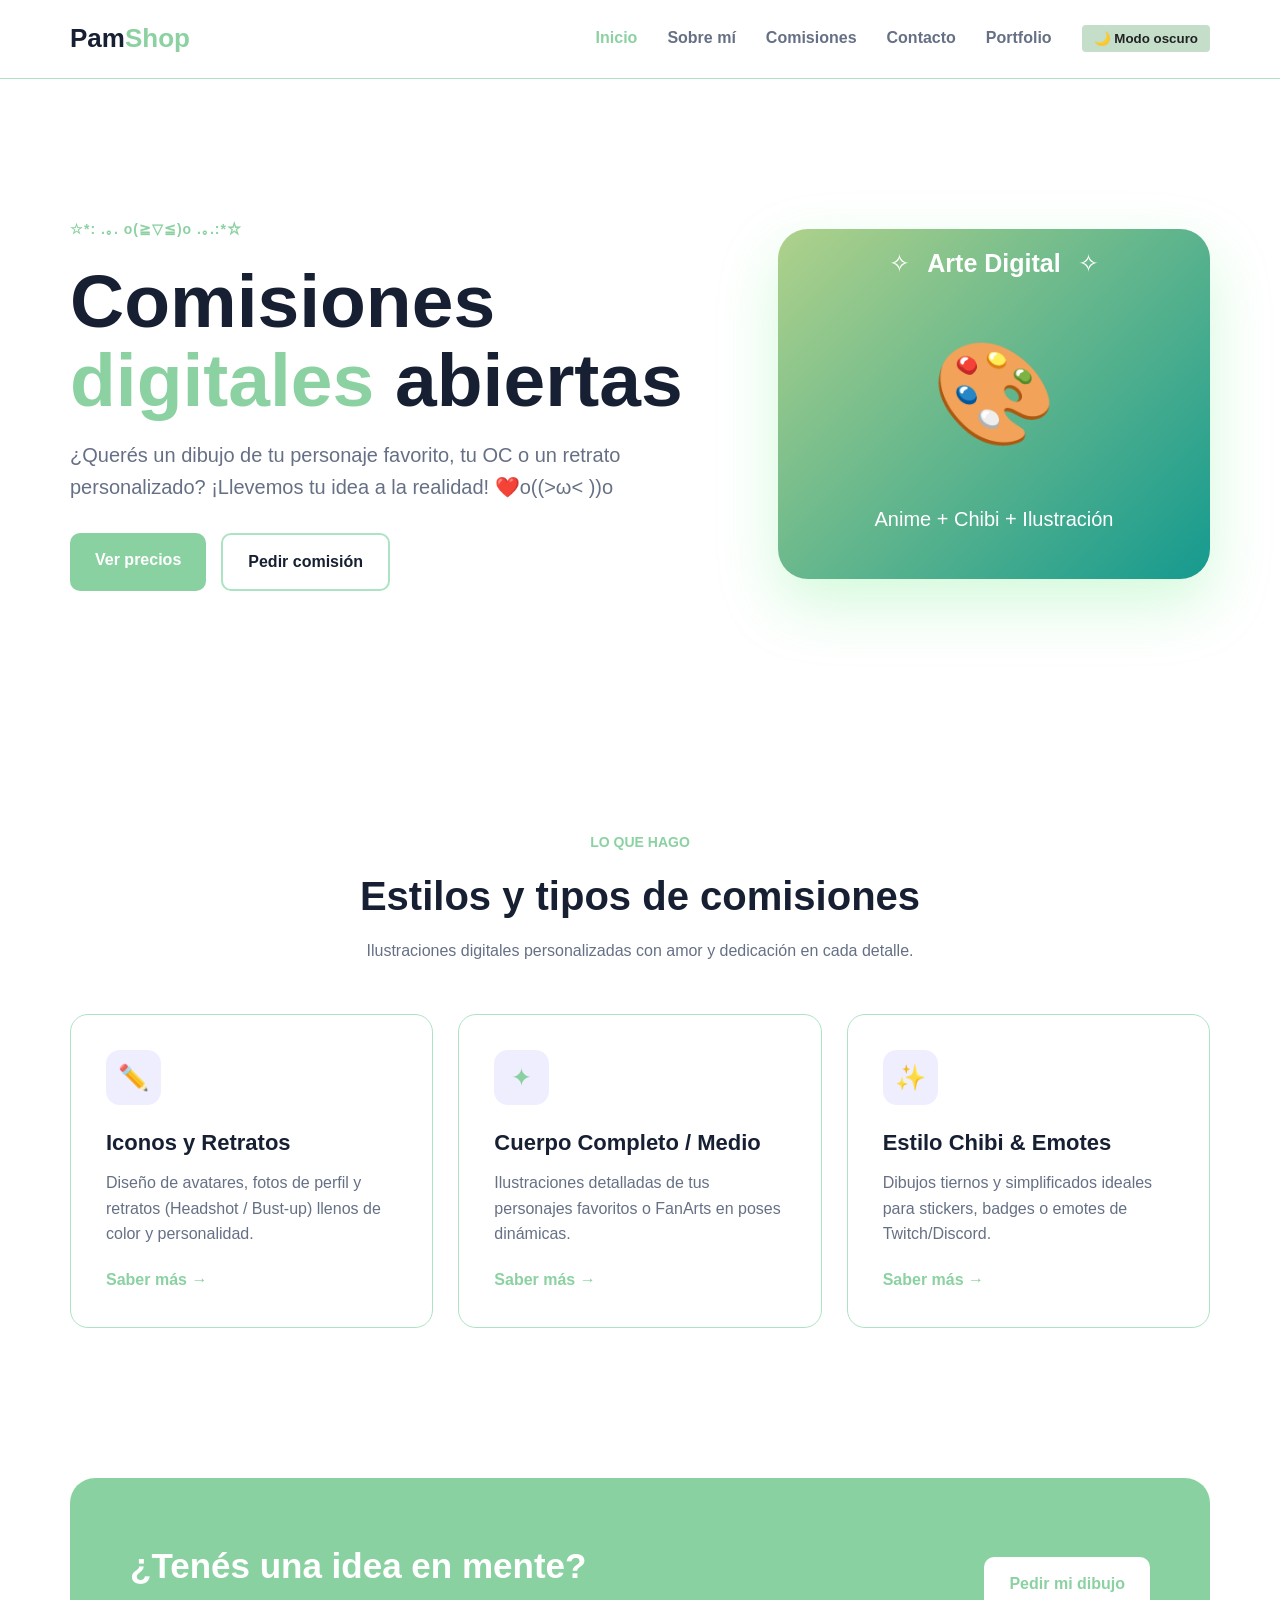
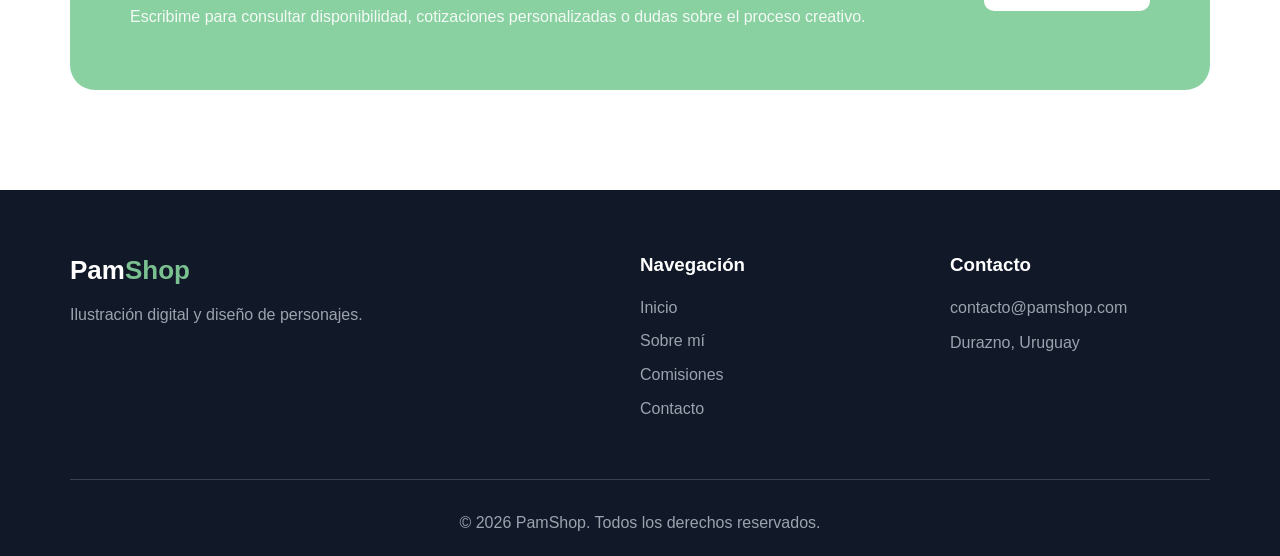
<file: index.html>
<!DOCTYPE html>
<html lang="es">

<head>
    <meta charset="UTF-8">
    <meta name="viewport" content="width=device-width, initial-scale=1.0">

    <meta name="description"
          content="Sitio web de Pam - Ilustración digital y comisiones de arte">

    <title>Pam (❁´◡`❁) Shop | Inicio</title>

    <link rel="stylesheet" href="css/styles.css">
    <link rel="icon" type="image/webp" href="assets/favicon.webp">

</head>

<body>

    <!-- ================= HEADER ================= -->

    <header class="header">

        <nav class="navbar">

            <a href="index.html" class="logo">
                Pam<span>Shop</span>
            </a>

            <button class="menu-btn" id="menuBtn">
                ☰
            </button>

            <ul class="menu" id="menu">

                <li>
                    <a href="index.html" class="activo">
                        Inicio
                    </a>
                </li>

                <li>
                    <a href="nosotros.html">
                        Sobre mí
                    </a>
                </li>

                <li>
                    <a href="servicios.html">
                        Comisiones
                    </a>
                </li>

                <li>
                    <a href="contacto.html">
                        Contacto
                    </a>
                </li>

                <li>
                    <a href="portfolio.html">
                        Portfolio
                    </a>
                </li>

                <li>
                     <button onclick="myFunction()">🌙 Modo oscuro</button>
                </li>

            </ul>

        </nav>

    </header>


    <!-- ================= HERO ================= -->

    <main>

        <section class="hero">

            <div class="hero-contenido">

                <span class="etiqueta">
                    ☆*: .｡. o(≧▽≦)o .｡.:*☆
                </span>

                <h1>
                    Comisiones
                    <span>digitales</span>
                    abiertas
                </h1>

                <p>
                    ¿Querés un dibujo de tu personaje favorito, tu OC o un retrato personalizado? ¡Llevemos tu idea a la realidad! ❤️o((>ω< ))o
                </p>

                <div class="hero-botones">

                    <a href="servicios.html" class="btn btn-principal">
                        Ver precios
                    </a>

                    <a href="contacto.html" class="btn btn-secundario">
                        Pedir comisión
                    </a>

                </div>

            </div>

            <div class="hero-card">

                <div class="codigo">
                    <span>✧</span>
                    <strong>Arte Digital</strong>
                    <span>✧</span>
                </div>

                <div class="hero-icon">
                    🎨
                </div>

                <p>
                    Anime + Chibi + Ilustración
                </p>

            </div>

        </section>


        <!-- ================= SERVICIOS DESTACADOS ================= -->

        <section class="seccion">

            <div class="titulo-seccion">

                <span>LO QUE HAGO</span>

                <h2>
                    Estilos y tipos de comisiones
                </h2>

                <p>
                    Ilustraciones digitales personalizadas con amor y dedicación en cada detalle.
                </p>

            </div>


            <div class="tarjetas">

                <article class="tarjeta">

                    <div class="icono">
                        ✏️
                    </div>

                    <h3>
                        Iconos y Retratos
                    </h3>

                    <p>
                        Diseño de avatares, fotos de perfil y retratos (Headshot / Bust-up) llenos de color y personalidad.
                    </p>

                    <a href="servicios.html">
                        Saber más →
                    </a>

                </article>


                <article class="tarjeta">

                    <div class="icono">
                        ✦
                    </div>

                    <h3>
                        Cuerpo Completo / Medio
                    </h3>

                    <p>
                        Ilustraciones detalladas de tus personajes favoritos o FanArts en poses dinámicas.
                    </p>

                    <a href="servicios.html">
                        Saber más →
                    </a>

                </article>


                <article class="tarjeta">

                    <div class="icono">
                        ✨
                    </div>

                    <h3>
                        Estilo Chibi & Emotes
                    </h3>

                    <p>
                        Dibujos tiernos y simplificados ideales para stickers, badges o emotes de Twitch/Discord.
                    </p>

                    <a href="servicios.html">
                        Saber más →
                    </a>

                </article>

            </div>

        </section>


        <!-- ================= CTA ================= -->

        <section class="cta">

            <div>

                <h2>
                    ¿Tenés una idea en mente?
                </h2>

                <p>
                    Escribime para consultar disponibilidad, cotizaciones personalizadas o dudas sobre el proceso creativo.
                </p>

            </div>

            <a href="contacto.html" class="btn btn-blanco">
                Pedir mi dibujo
            </a>

        </section>

    </main>


    <!-- ================= FOOTER ================= -->

    <footer class="footer">

        <div class="footer-contenido">

            <div>

                <a href="index.html" class="logo">
                    Pam<span>Shop</span>
                </a>

                <p>
                    Ilustración digital y diseño de personajes.
                </p>

            </div>


            <div>

                <h3>
                    Navegación
                </h3>

                <a href="index.html">Inicio</a>
                <a href="nosotros.html">Sobre mí</a>
                <a href="servicios.html">Comisiones</a>
                <a href="contacto.html">Contacto</a>

            </div>


            <div>

                <h3>
                    Contacto
                </h3>

                <p>
                    contacto@pamshop.com
                </p>

                <p>
                    Durazno, Uruguay
                </p>

            </div>

        </div>


        <div class="copyright">

            <p>
                © 2026 PamShop. Todos los derechos reservados.
            </p>

        </div>

    </footer>


    <script src="js/script.js"></script>

</body>

</html>
</file>
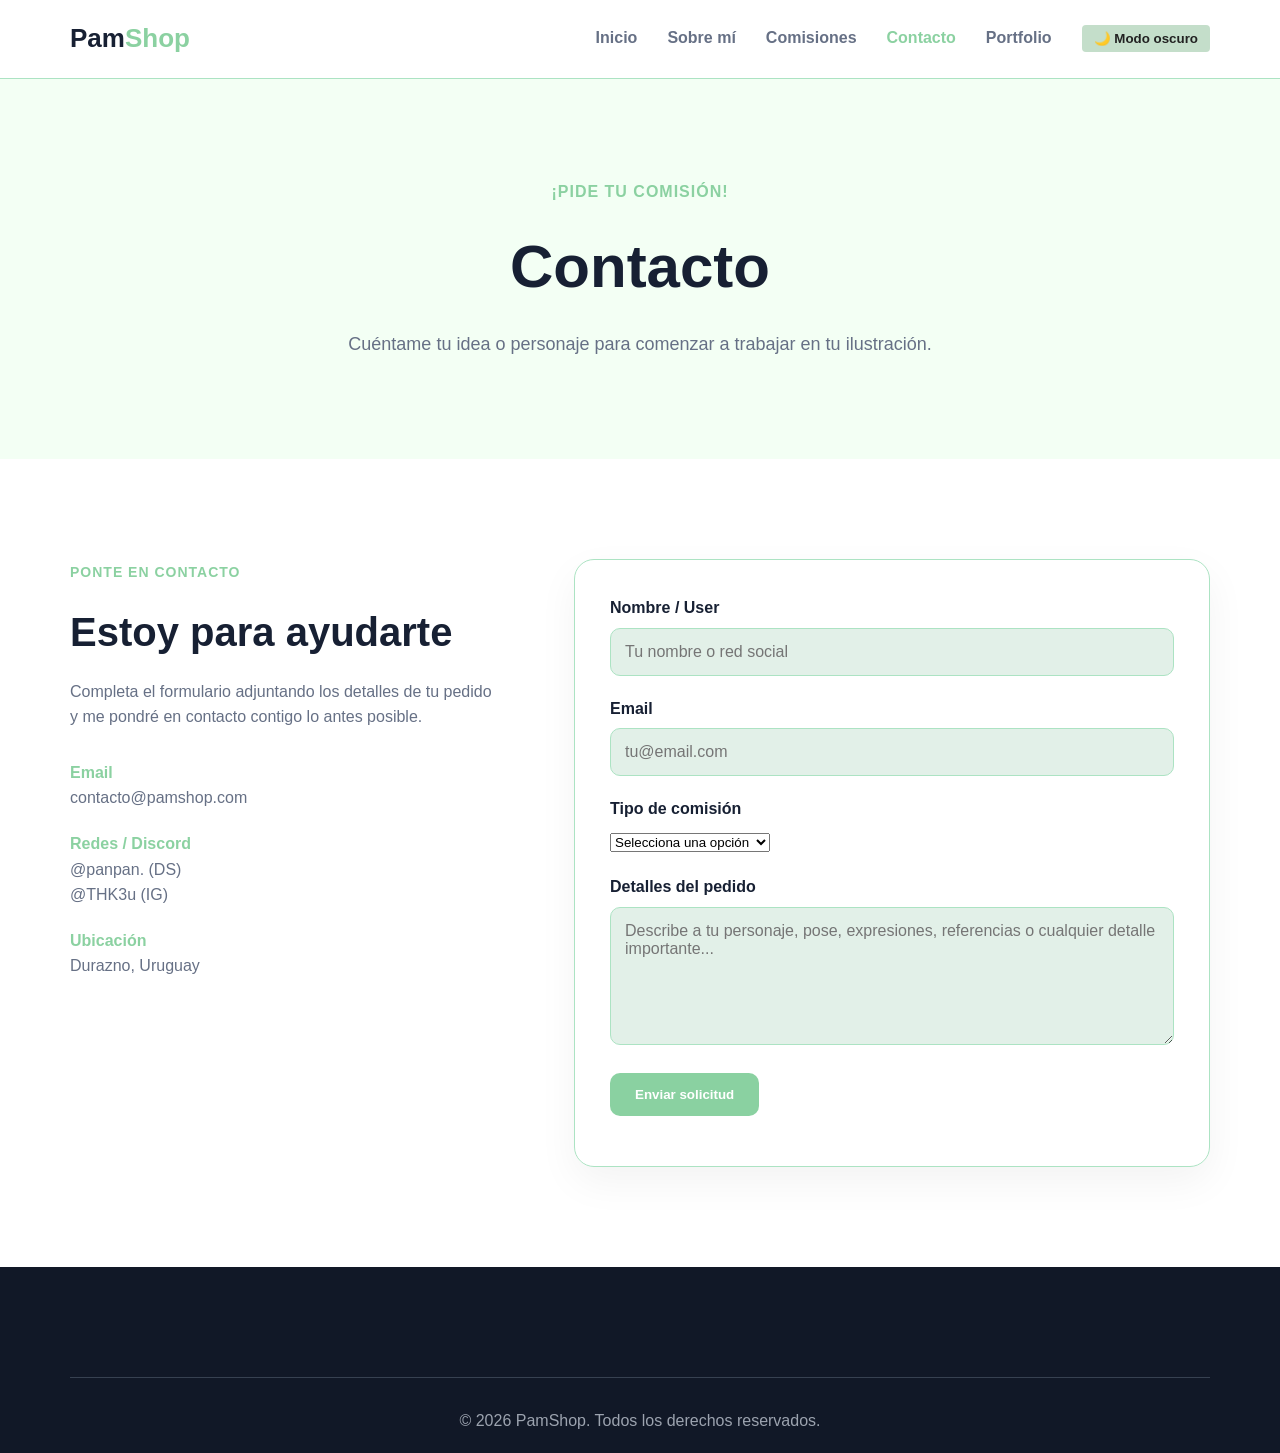
<file: contacto.html>
<!DOCTYPE html>
<html lang="es">

<head>

    <meta charset="UTF-8">

    <meta name="viewport"
          content="width=device-width, initial-scale=1.0">

    <title>Pam (❁´◡`❁) Shop | Contacto</title>

    <link rel="stylesheet"
          href="css/styles.css">
    <link rel="icon" type="image/webp" href="assets/favicon.webp">

</head>

<body>


    <header class="header">

        <nav class="navbar">

            <a href="index.html" class="logo">
                Pam<span>Shop</span>
            </a>

            <button class="menu-btn" id="menuBtn">
                ☰
            </button>

            <ul class="menu" id="menu">

                <li>
                    <a href="index.html">
                        Inicio
                    </a>
                </li>

                <li>
                    <a href="nosotros.html">
                        Sobre mí
                    </a>
                </li>

                <li>
                    <a href="servicios.html">
                        Comisiones
                    </a>
                </li>

                <li>
                    <a href="contacto.html" class="activo">
                        Contacto
                    </a>
                </li>

                <li>
                    <a href="portfolio.html">
                        Portfolio
                    </a>
                </li>

                <li>
                     <button onclick="myFunction()">🌙 Modo oscuro</button>
                </li>

            </ul>

        </nav>

    </header>


    <main>

        <section class="hero-interno">

            <span>
                ¡PIDE TU COMISIÓN!
            </span>

            <h1>
                Contacto
            </h1>

            <p>
                Cuéntame tu idea o personaje para comenzar a trabajar en tu ilustración.
            </p>

        </section>


        <section class="seccion">

            <div class="contacto">

                <!-- INFORMACIÓN -->

                <div class="contacto-info">

                    <span class="etiqueta">
                        PONTE EN CONTACTO
                    </span>

                    <h2>
                        Estoy para ayudarte
                    </h2>

                    <p>
                        Completa el formulario adjuntando los detalles de tu pedido y me pondré en contacto contigo lo antes posible.
                    </p>

                    <div class="dato">

                        <strong>
                            Email
                        </strong>

                        <span>
                            contacto@pamshop.com
                        </span>

                    </div>


                    <div class="dato">

                        <strong>
                            Redes / Discord
                        </strong>

                        <span>
                            @panpan. (DS) <br>
                            @THK3u (IG)
                        </span>

                    </div>


                    <div class="dato">

                        <strong>
                            Ubicación
                        </strong>

                        <span>
                            Durazno, Uruguay
                        </span>

                    </div>

                </div>


                <!-- FORMULARIO -->

                <form id="formContacto"
                      class="formulario">

                    <div class="campo">

                        <label for="nombre">
                            Nombre / User
                        </label>

                        <input
                            type="text"
                            id="nombre"
                            name="nombre"
                            placeholder="Tu nombre o red social"
                            required
                        >

                    </div>


                    <div class="campo">

                        <label for="email">
                            Email
                        </label>

                        <input
                            type="email"
                            id="email"
                            name="email"
                            placeholder="tu@email.com"
                            required
                        >

                    </div>


                    <div class="campo">

                        <label for="tipoComision">
                            Tipo de comisión
                        </label>

                        <select id="tipoComision" name="tipoComision" required>
                            <option value="" disabled selected>Selecciona una opción</option>
                            <option value="headshot">Headshot / Icon</option>
                            <option value="halfbody">Halfbody / Bust-up</option>
                            <option value="fullbody">Fullbody</option>
                            <option value="chibi">Chibi / Emotes</option>
                            <option value="boceto">Boceto / Lineart</option>
                            <option value="otro">Otro / Consulta general</option>
                        </select>

                    </div>


                    <div class="campo">

                        <label for="mensaje">
                            Detalles del pedido
                        </label>

                        <textarea
                            id="mensaje"
                            name="mensaje"
                            rows="6"
                            placeholder="Describe a tu personaje, pose, expresiones, referencias o cualquier detalle importante..."
                            required
                        ></textarea>

                    </div>


                    <button
                        type="submit"
                        class="btn btn-principal">
                        Enviar solicitud
                    </button>


                    <p
                        id="mensajeFormulario"
                        class="mensaje-formulario">
                    </p>

                </form>

            </div>

        </section>

    </main>


    <footer class="footer">

        <div class="copyright">

            <p>
                © 2026 PamShop. Todos los derechos reservados.
            </p>

        </div>

    </footer>


       <script src="js/script.js"></script>
       <script src="js/func.js"></script>

</body>

</html>
</file>
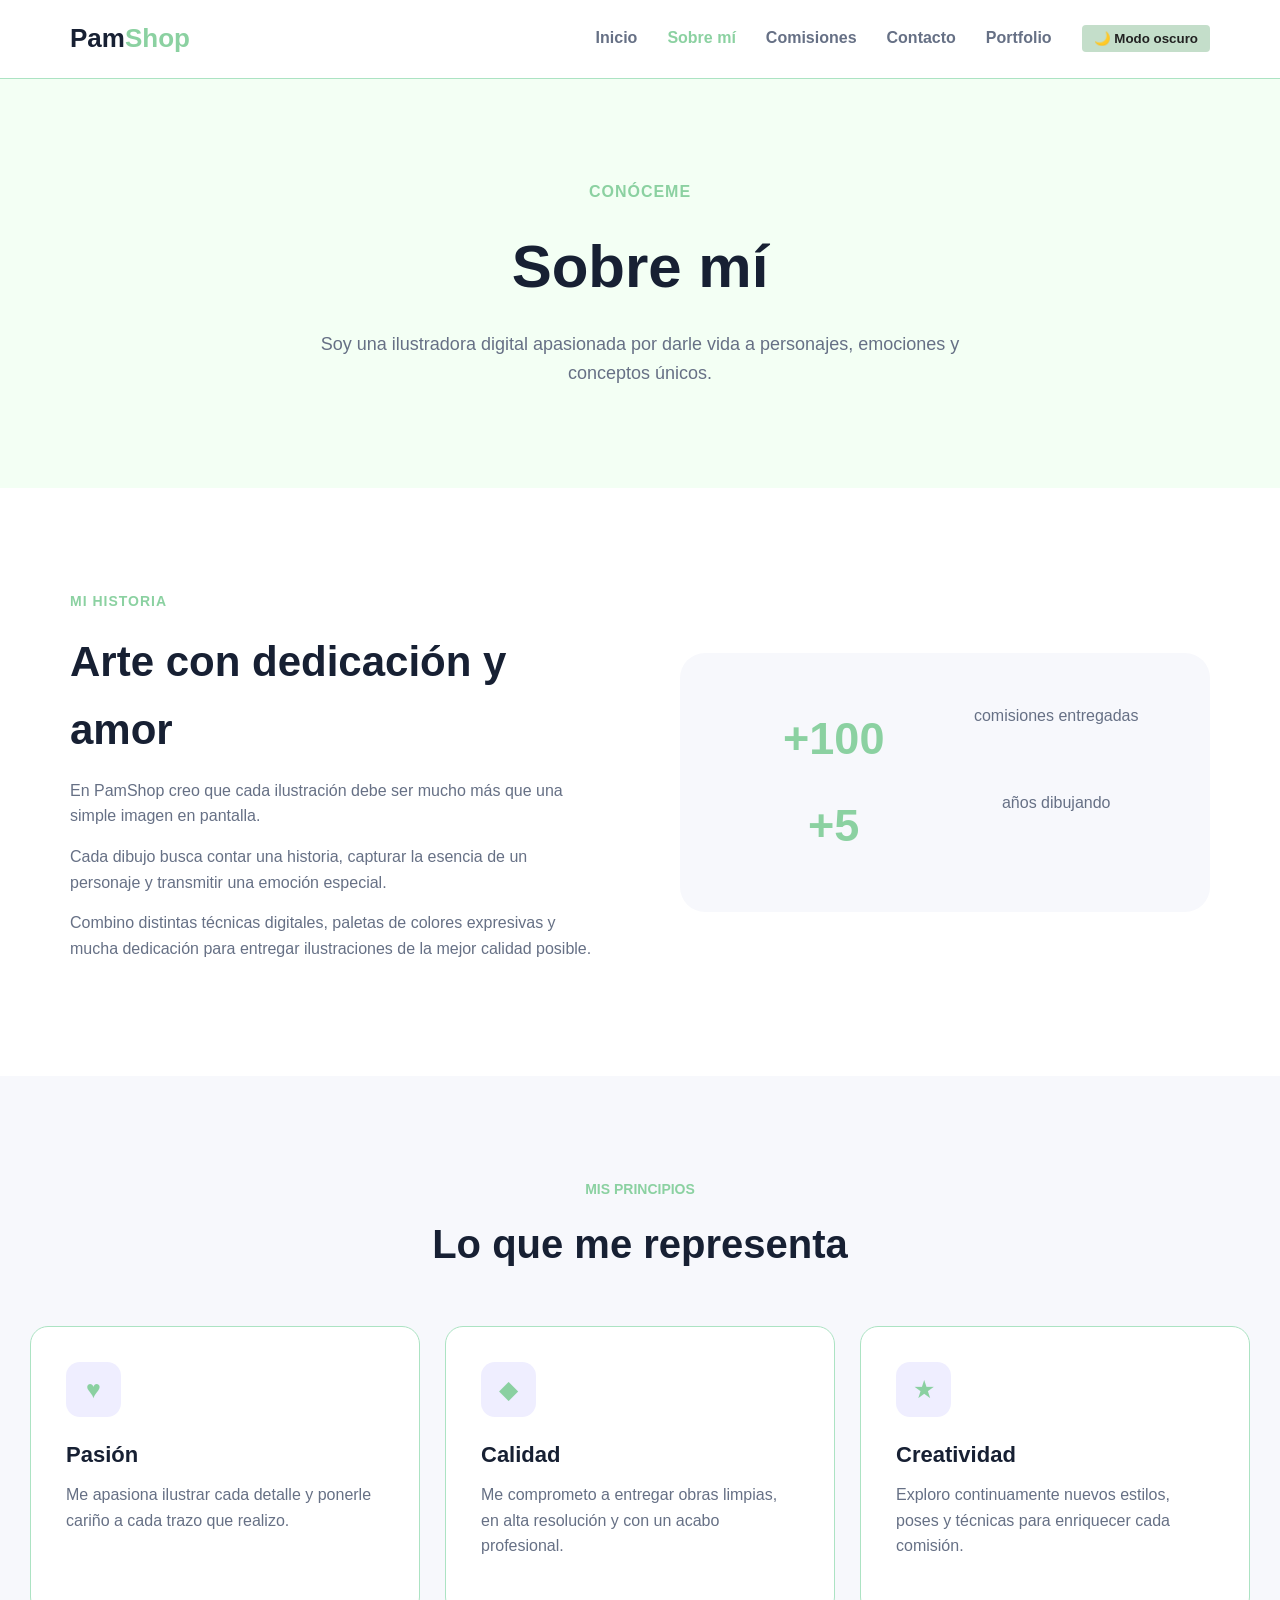
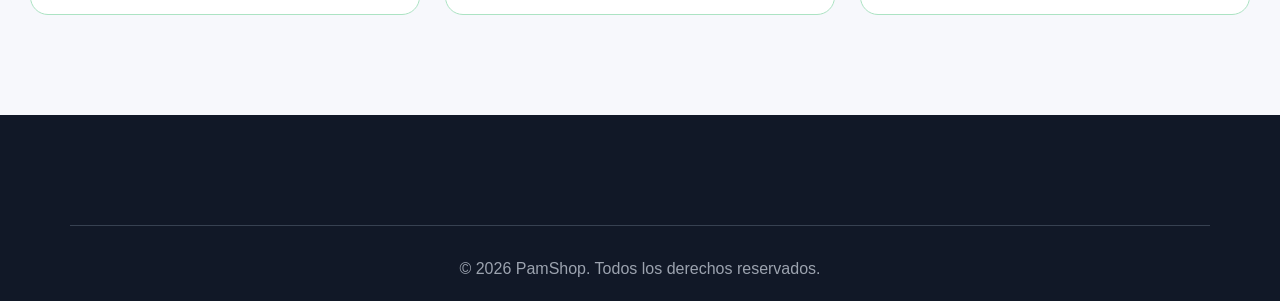
<file: nosotros.html>
<!DOCTYPE html>
<html lang="es">

<head>

    <meta charset="UTF-8">

    <meta name="viewport"
          content="width=device-width, initial-scale=1.0">

    <title>Pam (❁´◡`❁) Shop | Sobre mí</title>

    <link rel="stylesheet"
          href="css/styles.css">
    <link rel="icon" type="image/webp" href="assets/favicon.webp">

</head>

<body>


    <!-- HEADER -->

    <header class="header">

        <nav class="navbar">

            <a href="index.html" class="logo">
                Pam<span>Shop</span>
            </a>

            <button class="menu-btn" id="menuBtn">
                ☰
            </button>

            <ul class="menu" id="menu">

                <li>
                    <a href="index.html">
                        Inicio
                    </a>
                </li>

                <li>
                    <a href="nosotros.html" class="activo">
                        Sobre mí
                    </a>
                </li>

                <li>
                    <a href="servicios.html">
                        Comisiones
                    </a>
                </li>

                <li>
                    <a href="contacto.html">
                        Contacto
                    </a>
                </li>

                <li>
                    <a href="portfolio.html">
                        Portfolio
                    </a>
                </li>

                <li>
                     <button onclick="myFunction()">🌙 Modo oscuro</button>
                </li>

            </ul>

        </nav>

    </header>


    <main>

        <!-- HERO INTERNO -->

        <section class="hero-interno">

            <span>
                CONÓCEME
            </span>

            <h1>
                Sobre mí
            </h1>

            <p>
                Soy una ilustradora digital apasionada por darle vida a personajes, emociones y conceptos únicos.
            </p>

        </section>


        <!-- CONTENIDO -->

        <section class="seccion">

            <div class="contenido-dos-columnas">

                <div>

                    <span class="etiqueta">
                        MI HISTORIA
                    </span>

                    <h2>
                        Arte con dedicación y amor
                    </h2>

                    <p>
                        En PamShop creo que cada ilustración debe ser mucho más que una simple imagen en pantalla.
                    </p>

                    <p>
                        Cada dibujo busca contar una historia, capturar la esencia de un personaje y transmitir una emoción especial.
                    </p>

                    <p>
                        Combino distintas técnicas digitales, paletas de colores expresivas y mucha dedicación para entregar ilustraciones de la mejor calidad posible.
                    </p>

                </div>


                <div class="numero-card">

                    <strong>
                        +100
                    </strong>

                    <span>
                        comisiones entregadas
                    </span>

                    <strong>
                        +5
                    </strong>

                    <span>
                        años dibujando
                    </span>

                </div>

            </div>

        </section>


        <!-- VALORES -->

        <section class="seccion fondo-claro">

            <div class="titulo-seccion">

                <span>
                    MIS PRINCIPIOS
                </span>

                <h2>
                    Lo que me representa
                </h2>

            </div>


            <div class="tarjetas">

                <article class="tarjeta">

                    <div class="icono">
                        ♥
                    </div>

                    <h3>
                        Pasión
                    </h3>

                    <p>
                        Me apasiona ilustrar cada detalle y ponerle cariño a cada trazo que realizo.
                    </p>

                </article>


                <article class="tarjeta">

                    <div class="icono">
                        ◆
                    </div>

                    <h3>
                        Calidad
                    </h3>

                    <p>
                        Me comprometo a entregar obras limpias, en alta resolución y con un acabo profesional.
                    </p>

                </article>


                <article class="tarjeta">

                    <div class="icono">
                        ★
                    </div>

                    <h3>
                        Creatividad
                    </h3>

                    <p>
                        Exploro continuamente nuevos estilos, poses y técnicas para enriquecer cada comisión.
                    </p>

                </article>

            </div>

        </section>

    </main>


    <!-- FOOTER -->

    <footer class="footer">

        <div class="copyright">

            <p>
                © 2026 PamShop. Todos los derechos reservados.
            </p>

        </div>

    </footer>


    <script src="js/script.js"></script>

</body>

</html>
</file>
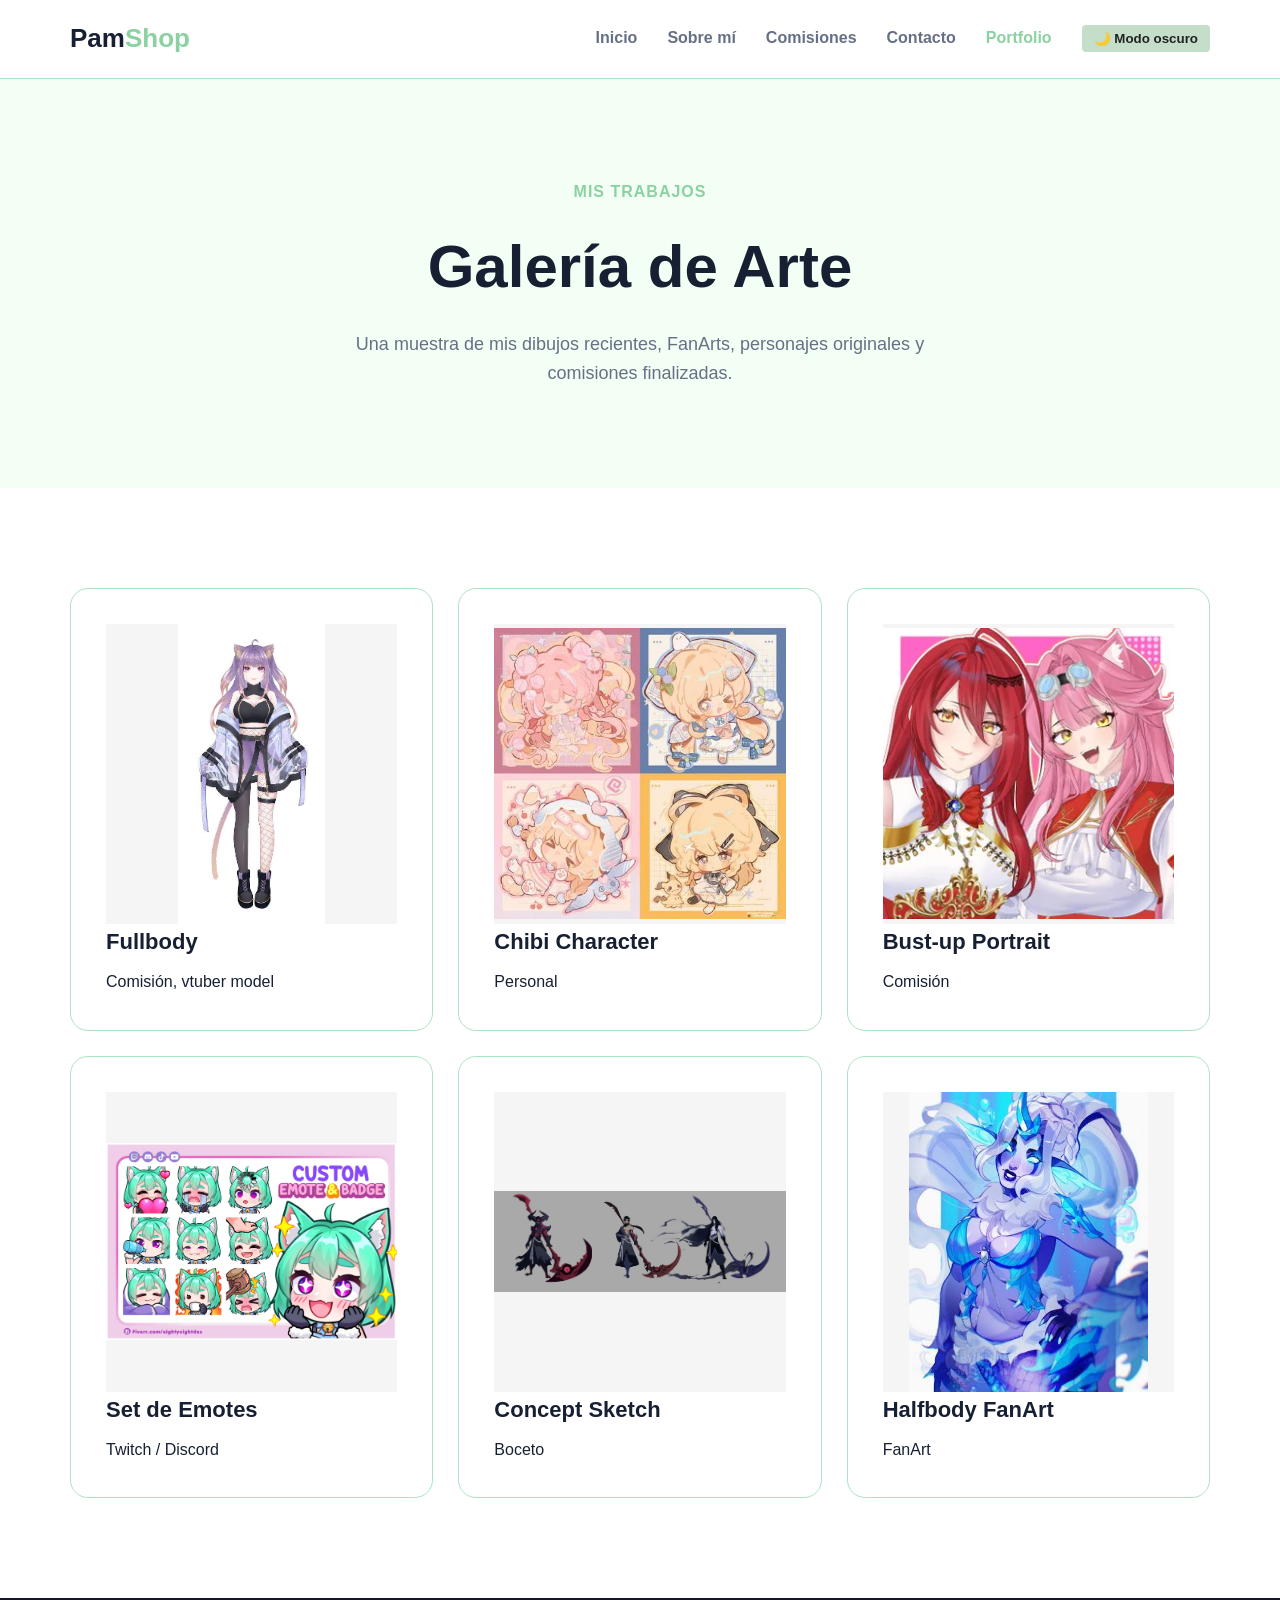
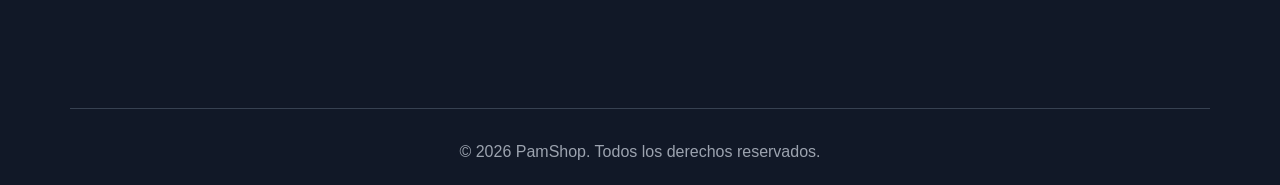
<file: portfolio.html>
<!DOCTYPE html>
<html lang="es">

<head>

    <meta charset="UTF-8">

    <meta name="viewport"
          content="width=device-width, initial-scale=1.0">

    <title>Pam (❁´◡`❁) Shop | Servicios y Precios</title>

    <link rel="stylesheet"
          href="css/styles.css">
    <link rel="icon" type="image/webp" href="assets/favicon.webp">

</head>

<body>


    <header class="header">

        <nav class="navbar">

            <a href="index.html" class="logo">
                Pam<span>Shop</span>
            </a>

            <button class="menu-btn" id="menuBtn">
                ☰
            </button>

            <ul class="menu" id="menu">

                <li>
                    <a href="index.html">
                        Inicio
                    </a>
                </li>

                <li>
                    <a href="nosotros.html">
                        Sobre mí
                    </a>
                </li>

                <li>
                    <a href="servicios.html">
                        Comisiones
                    </a>
                </li>

                <li>
                    <a href="contacto.html">
                        Contacto
                    </a>
                </li>

                <li>
                    <a href="portfolio.html"  class="activo">
                        Portfolio
                    </a>
                </li>

                <li>
                     <button onclick="myFunction()">🌙 Modo oscuro</button>
                </li>

            </ul>

        </nav>

    </header>

<main>

        <section class="hero-interno">

            <span>
                MIS TRABAJOS
            </span>

            <h1>
                Galería de Arte
            </h1>

            <p>
                Una muestra de mis dibujos recientes, FanArts, personajes originales y comisiones finalizadas.
            </p>

        </section>

<section class="seccion">

            <div class="tarjetas galeria">

                <article class="tarjeta tarjeta-galeria">

                    <div class="galeria-img-container">
                        <img src="assets/full-body.jpg" alt="Ilustración Fullbody" class="galeria-img">
                    </div>

                    <div class="galeria-info">
                        <h3>Fullbody</h3>
                        <span class="etiqueta-galeria">Comisión, vtuber model</span>
                    </div>

                </article>


                <article class="tarjeta tarjeta-galeria">

                    <div class="galeria-img-container">
                        <img src="assets/chibi.jpg" alt="Icono Chibi tierno" class="galeria-img">
                    </div>

                    <div class="galeria-info">
                        <h3>Chibi Character</h3>
                        <span class="etiqueta-galeria">Personal</span>
                    </div>

                </article>


                <article class="tarjeta tarjeta-galeria">

                    <div class="galeria-img-container">
                        <img src="assets/bust-up.webp" alt="Retrato Bust-up a color" class="galeria-img">
                    </div>

                    <div class="galeria-info">
                        <h3>Bust-up Portrait</h3>
                        <span class="etiqueta-galeria">Comisión</span>
                    </div>

                </article>


                <article class="tarjeta tarjeta-galeria">

                    <div class="galeria-img-container">
                        <img src="assets/emotes.jpg" alt="Diseño de emotes para Twitch" class="galeria-img">
                    </div>

                    <div class="galeria-info">
                        <h3>Set de Emotes</h3>
                        <span class="etiqueta-galeria">Twitch / Discord</span>
                    </div>

                </article>


                <article class="tarjeta tarjeta-galeria">

                    <div class="galeria-img-container">
                        <img src="assets/Kayn.jpg" alt="Boceto detallado de personaje" class="galeria-img">
                    </div>

                    <div class="galeria-info">
                        <h3>Concept Sketch</h3>
                        <span class="etiqueta-galeria">Boceto</span>
                    </div>

                </article>


                <article class="tarjeta tarjeta-galeria">

                    <div class="galeria-img-container">
                        <img src="assets/half-body.jpg" alt="Ilustración Halfbody con fondo" class="galeria-img">
                    </div>

                    <div class="galeria-info">
                        <h3>Halfbody FanArt</h3>
                        <span class="etiqueta-galeria">FanArt</span>
                    </div>

                </article>

            </div>

        </section>

    </main>




<footer class="footer">

        <div class="copyright">

            <p>
                © 2026 PamShop. Todos los derechos reservados.
            </p>

        </div>

    </footer>


    <script src="js/script.js"></script>

</body>

</html>
</file>
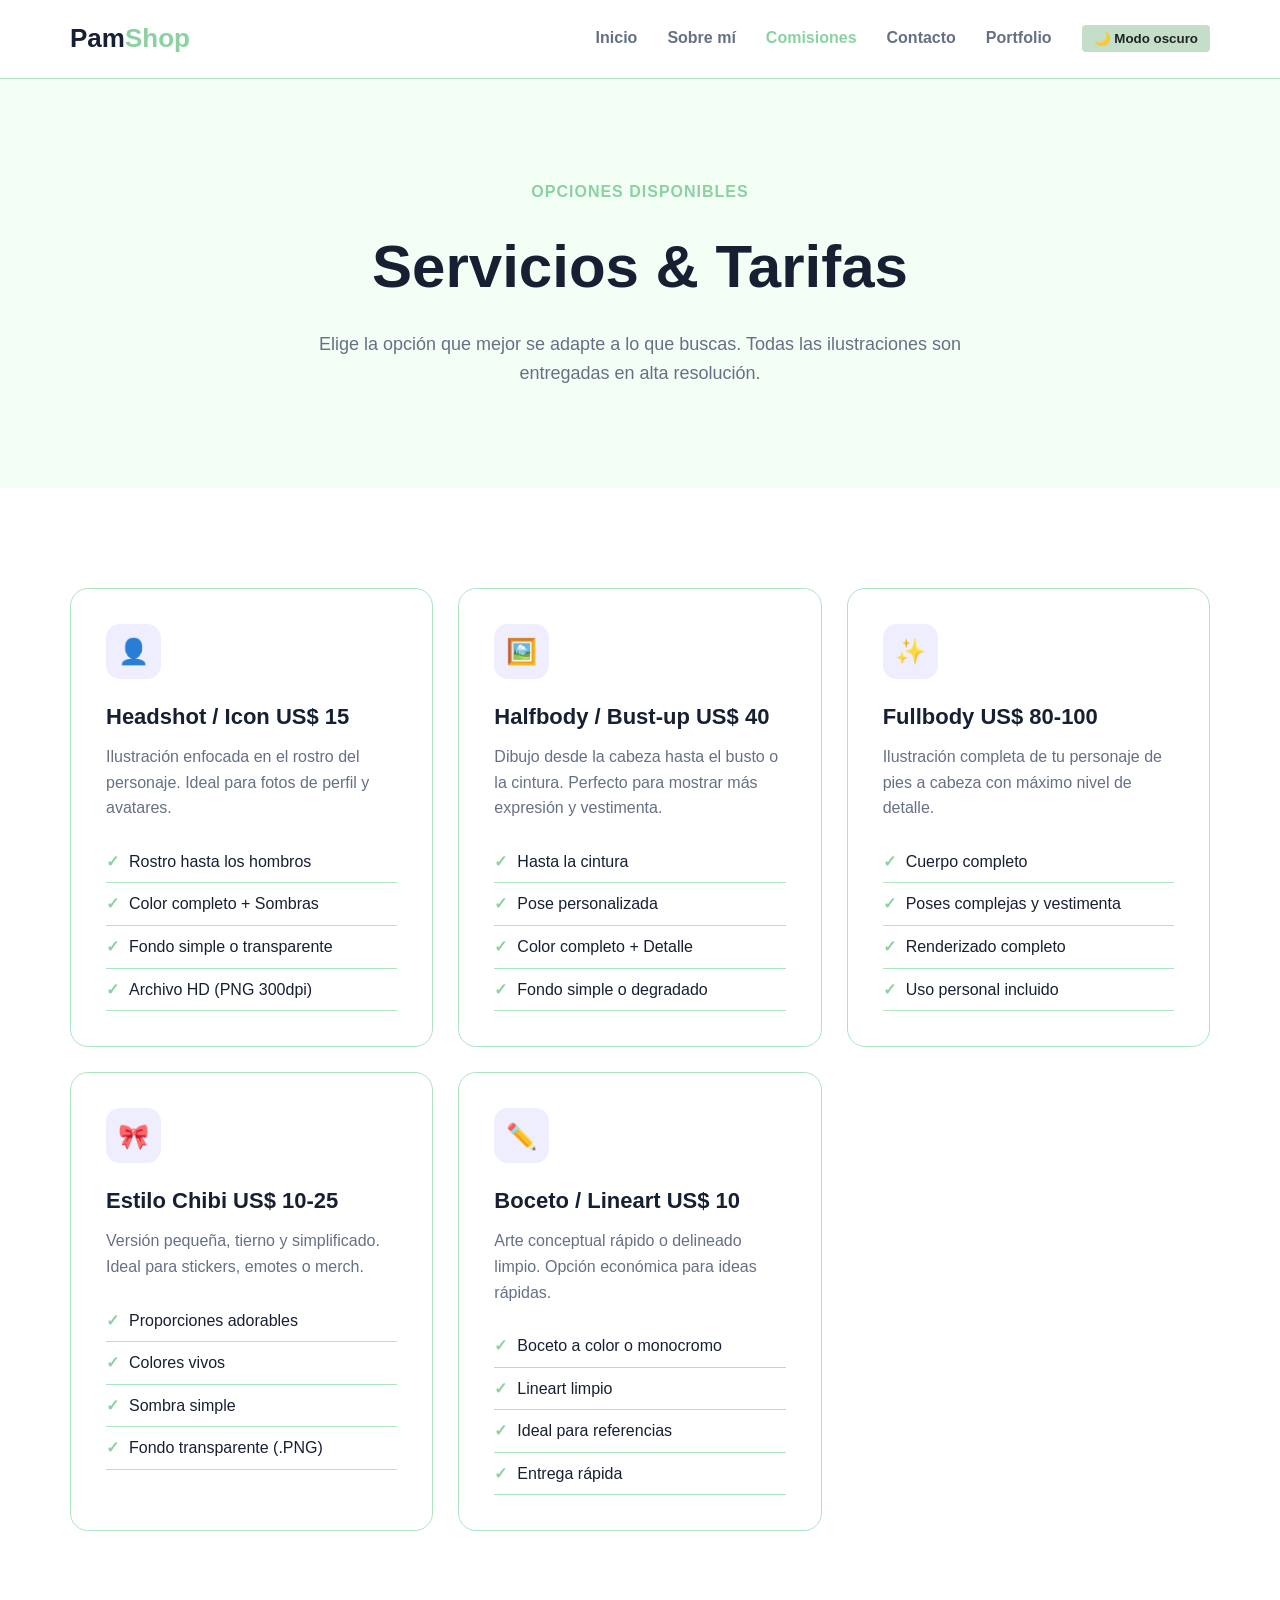
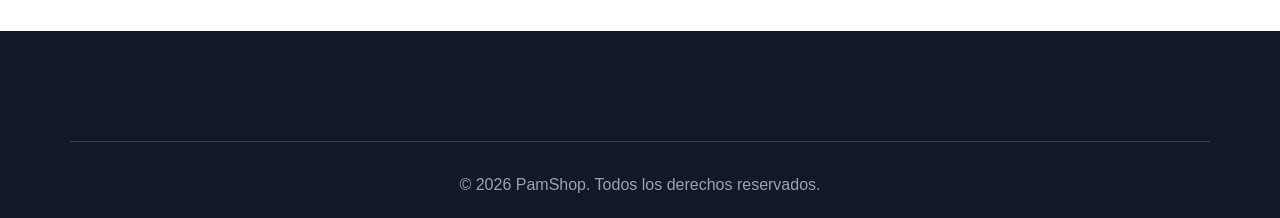
<file: servicios.html>
<!DOCTYPE html>
<html lang="es">

<head>

    <meta charset="UTF-8">

    <meta name="viewport"
          content="width=device-width, initial-scale=1.0">

    <title>Pam (❁´◡`❁) Shop | Servicios y Precios</title>

    <link rel="stylesheet"
          href="css/styles.css">
    <link rel="icon" type="image/webp" href="assets/favicon.webp">

</head>

<body>


    <header class="header">

        <nav class="navbar">

            <a href="index.html" class="logo">
                Pam<span>Shop</span>
            </a>

            <button class="menu-btn" id="menuBtn">
                ☰
            </button>

            <ul class="menu" id="menu">

                <li>
                    <a href="index.html">
                        Inicio
                    </a>
                </li>

                <li>
                    <a href="nosotros.html">
                        Sobre mí
                    </a>
                </li>

                <li>
                    <a href="servicios.html" class="activo">
                        Comisiones
                    </a>
                </li>

                <li>
                    <a href="contacto.html">
                        Contacto
                    </a>
                </li>

                <li>
                    <a href="portfolio.html">
                        Portfolio
                    </a>
                </li>

                <li>
                     <button onclick="myFunction()">🌙 Modo oscuro</button>
                </li>

            </ul>

        </nav>

    </header>


    <main>

        <section class="hero-interno">

            <span>
                OPCIONES DISPONIBLES
            </span>

            <h1>
                Servicios & Tarifas
            </h1>

            <p>
                Elige la opción que mejor se adapte a lo que buscas. Todas las ilustraciones son entregadas en alta resolución.
            </p>

        </section>


        <section class="seccion">

            <div class="tarjetas servicios">

                <article class="tarjeta">

                    <div class="icono">
                        👤
                    </div>

                    <h3>
                        Headshot / Icon US$ 15
                    </h3>

                    <p>
                        Ilustración enfocada en el rostro del personaje. Ideal para fotos de perfil y avatares.
                    </p>

                    <ul class="lista">
                        <li>Rostro hasta los hombros</li>
                        <li>Color completo + Sombras</li>
                        <li>Fondo simple o transparente</li>
                        <li>Archivo HD (PNG 300dpi)</li>
                    </ul>

                </article>


                <article class="tarjeta">

                    <div class="icono">
                        🖼️
                    </div>

                    <h3>
                        Halfbody / Bust-up US$ 40
                    </h3>

                    <p>
                        Dibujo desde la cabeza hasta el busto o la cintura. Perfecto para mostrar más expresión y vestimenta.
                    </p>

                    <ul class="lista">
                        <li>Hasta la cintura</li>
                        <li>Pose personalizada</li>
                        <li>Color completo + Detalle</li>
                        <li>Fondo simple o degradado</li>
                    </ul>

                </article>


                <article class="tarjeta">

                    <div class="icono">
                        ✨
                    </div>

                    <h3>
                        Fullbody US$ 80-100
                    </h3>

                    <p>
                        Ilustración completa de tu personaje de pies a cabeza con máximo nivel de detalle.
                    </p>

                    <ul class="lista">
                        <li>Cuerpo completo</li>
                        <li>Poses complejas y vestimenta</li>
                        <li>Renderizado completo</li>
                        <li>Uso personal incluido</li>
                    </ul>

                </article>


                <article class="tarjeta">

                    <div class="icono">
                        🎀
                    </div>

                    <h3>
                        Estilo Chibi US$ 10-25
                    </h3>

                    <p>
                        Versión pequeña, tierno y simplificado. Ideal para stickers, emotes o merch.
                    </p>

                    <ul class="lista">
                        <li>Proporciones adorables</li>
                        <li>Colores vivos</li>
                        <li>Sombra simple</li>
                        <li>Fondo transparente (.PNG)</li>
                    </ul>

                </article>

                <article class="tarjeta">

                    <div class="icono">
                        ✏️
                    </div>

                    <h3>
                        Boceto / Lineart US$ 10
                    </h3>

                    <p>
                        Arte conceptual rápido o delineado limpio. Opción económica para ideas rápidas.
                    </p>

                    <ul class="lista">
                        <li>Boceto a color o monocromo</li>
                        <li>Lineart limpio</li>
                        <li>Ideal para referencias</li>
                        <li>Entrega rápida</li>
                    </ul>

                </article>

            </div>

        </section>

    </main>


    <footer class="footer">

        <div class="copyright">

            <p>
                © 2026 PamShop. Todos los derechos reservados.
            </p>

        </div>

    </footer>


    <script src="js/script.js"></script>

</body>

</html>
</file>
<file: css/styles.css>
/* =========================================
   RESET
========================================= */

* {
    margin: 0;
    padding: 0;
    box-sizing: border-box;
}


html {
    scroll-behavior: smooth;
}


body {
    font-family: Arial, Helvetica, sans-serif;
    color: #172033;
    background: #ffffff;
    line-height: 1.6;
}


/* =========================================
   VARIABLES
========================================= */

:root {

    --primario:#82ce9aed;
    --primario-oscuro: #198c41;

    --oscuro: #172033;

    --gris: #667085;

    --fondo: #f7f8fc;

    --blanco: #ffffff;

    --borde: #ace3c3;

}


/* =========================================
   LINKS
========================================= */

a {
    text-decoration: none;
    color: inherit;
}


/* =========================================
   HEADER
========================================= */

.header {
    background: var(--blanco);
    border-bottom: 1px solid var(--borde);
    position: sticky;
    top: 0;
    z-index: 1000;
}


.navbar {
    max-width: 1200px;
    margin: auto;

    padding: 18px 30px;

    display: flex;
    align-items: center;
    justify-content: space-between;
}


.logo {
    font-size: 26px;
    font-weight: 800;
}


.logo span {
    color: var(--primario);
}


.menu {
    display: flex;
    gap: 30px;
    list-style: none;
}


.menu a {
    color: var(--gris);
    font-weight: 600;
    transition: 0.3s;
}


.menu a:hover,
.menu a.activo {
    color: var(--primario);
}


.menu-btn {
    display: none;

    border: none;
    background: transparent;

    font-size: 28px;
    cursor: pointer;
}


/* =========================================
   HERO
========================================= */

.hero {
    max-width: 1200px;
    margin: auto;

    min-height: 650px;

    padding: 80px 30px;

    display: grid;
    grid-template-columns: 1.2fr 0.8fr;

    gap: 60px;

    align-items: center;
}


.etiqueta {
    color: var(--primario);
    font-weight: 700;
    font-size: 14px;
    letter-spacing: 1px;
}


.hero h1 {
    font-size: clamp(45px, 6vw, 75px);
    line-height: 1.05;

    margin: 20px 0;
}


.hero h1 span {
    color: var(--primario);
}


.hero p {
    font-size: 20px;
    color: var(--gris);

    max-width: 600px;

    margin-bottom: 30px;
}


.hero-botones {
    display: flex;
    gap: 15px;
    flex-wrap: wrap;
}


/* =========================================
   BOTONES
========================================= */

.btn {
    display: inline-block;

    padding: 14px 25px;

    border-radius: 10px;

    font-weight: 700;

    transition: 0.3s;

    cursor: pointer;

    border: none;
}


.btn-principal {
    background: var(--primario);
    color: white;
}


.btn-principal:hover {
    background: var(--primario-oscuro);
    transform: translateY(-2px);
}


.btn-secundario {
    border: 2px solid var(--borde);
}


.btn-secundario:hover {
    border-color: var(--primario);
    color: var(--primario);
}


.btn-blanco {
    background: white;
    color: var(--primario);
}


/* =========================================
   HERO CARD
========================================= */

.hero-card {
    min-height: 350px;

    background:
        linear-gradient(
            135deg,
            #a9ce82ed,
            #159a8f
        );

    border-radius: 30px;

    color: white;

    display: flex;
    flex-direction: column;

    align-items: center;
    justify-content: center;

    box-shadow: 0 25px 60px rgba(78, 235, 110, 0.25);
}


.codigo {
    font-size: 25px;
}


.codigo strong {
    margin: 0 10px;
}


.hero-icon {
    font-size: 100px;
    font-weight: bold;

    margin: 30px 0;
}


.hero-card p {
    color: white;
}


/* =========================================
   SECCIONES
========================================= */

.seccion {
    max-width: 1200px;

    margin: auto;

    padding: 100px 30px;
}


.fondo-claro {
    max-width: none;
    background: var(--fondo);
}


.titulo-seccion {
    text-align: center;

    max-width: 700px;

    margin: 0 auto 50px;
}


.titulo-seccion > span {
    color: var(--primario);
    font-weight: bold;
    font-size: 14px;
}


.titulo-seccion h2 {
    font-size: 40px;
    margin: 10px 0;
}


.titulo-seccion p {
    color: var(--gris);
}


/* =========================================
   TARJETAS
========================================= */

.tarjetas {
    display: grid;

    grid-template-columns:
        repeat(3, 1fr);

    gap: 25px;
}


.tarjeta {
    background: white;

    padding: 35px;

    border: 1px solid var(--borde);

    border-radius: 18px;

    transition: 0.3s;
}


.tarjeta:hover {
    transform: translateY(-8px);

    box-shadow:
        0 20px 40px rgba(0, 0, 0, 0.08);
}


.icono {
    width: 55px;
    height: 55px;

    border-radius: 14px;

    background: #efeeff;

    color: var(--primario);

    display: flex;
    align-items: center;
    justify-content: center;

    font-size: 25px;

    margin-bottom: 20px;
}


.tarjeta h3 {
    font-size: 22px;
    margin-bottom: 10px;
}


.tarjeta p {
    color: var(--gris);
    margin-bottom: 20px;
}


.tarjeta a {
    color: var(--primario);
    font-weight: bold;
}


/* =========================================
   CTA
========================================= */

.cta {
    max-width: 1140px;

    margin: 50px auto 100px;

    padding: 60px;

    border-radius: 25px;

    background: var(--primario);

    color: white;

    display: flex;

    align-items: center;

    justify-content: space-between;

    gap: 30px;
}


.cta h2 {
    font-size: 35px;
}


.cta p {
    margin-top: 10px;
    opacity: 0.9;
}


/* =========================================
   HERO INTERNO
========================================= */

.hero-interno {
    text-align: center;

    padding: 100px 30px;

    background: #d4ffd948;
}


.hero-interno span {
    color: var(--primario);

    font-weight: bold;

    letter-spacing: 1px;
}


.hero-interno h1 {
    font-size: 60px;

    margin: 15px 0;
}


.hero-interno p {
    max-width: 650px;

    margin: auto;

    color: var(--gris);

    font-size: 18px;
}


/* =========================================
   DOS COLUMNAS
========================================= */

.contenido-dos-columnas {
    display: grid;

    grid-template-columns: 1fr 1fr;

    gap: 80px;

    align-items: center;
}


.contenido-dos-columnas h2 {
    font-size: 42px;

    margin: 15px 0;
}


.contenido-dos-columnas p {
    color: var(--gris);

    margin-bottom: 15px;
}


.numero-card {
    background: var(--fondo);

    padding: 50px;

    border-radius: 25px;

    display: grid;

    grid-template-columns: 1fr 1fr;

    gap: 15px;

    text-align: center;
}


.numero-card strong {
    font-size: 45px;
    color: var(--primario);
}


.numero-card span {
    color: var(--gris);
}


/* =========================================
   LISTA
========================================= */

.lista {
    list-style: none;
    margin-top: 20px;
}


.lista li {
    padding: 8px 0;

    border-bottom: 1px solid var(--borde);
}


.lista li::before {
    content: "✓";

    color: var(--primario);

    font-weight: bold;

    margin-right: 10px;
}


/* =========================================
   CONTACTO
========================================= */

.contacto {
    display: grid;

    grid-template-columns: 0.8fr 1.2fr;

    gap: 80px;
}


.contacto-info h2 {
    font-size: 40px;

    margin: 15px 0;
}


.contacto-info > p {
    color: var(--gris);

    margin-bottom: 30px;
}


.dato {
    display: flex;

    flex-direction: column;

    margin-bottom: 20px;
}


.dato strong {
    color: var(--primario);
}


.dato span {
    color: var(--gris);
}


/* =========================================
   FORMULARIO
========================================= */

.formulario {
    padding: 35px;

    border: 1px solid var(--borde);

    border-radius: 20px;

    box-shadow:
        0 15px 40px rgba(0, 0, 0, 0.05);
}


.campo {
    margin-bottom: 20px;
}


.campo label {
    display: block;

    font-weight: bold;

    margin-bottom: 7px;
}


.campo input,
.campo textarea {
    width: 100%;

    padding: 14px;

    border: 1px solid var(--borde);

    border-radius: 10px;

    font-family: inherit;

    font-size: 16px;

    outline: none;

    transition: 0.3s;
    background-color: #c2dfce77;
}


.campo input:focus,
.campo textarea:focus {
    border-color: var(--primario);

    box-shadow:
        0 0 0 3px rgba(91, 255, 151, 0.1);
}


.campo textarea {
    resize: vertical;
}


.mensaje-formulario {
    margin-top: 15px;

    font-weight: bold;
}


/* =========================================
   FOOTER
========================================= */

.footer {
    background: #111827;

    color: white;

    padding: 60px 30px 20px;
}


.footer-contenido {
    max-width: 1140px;

    margin: auto;

    display: grid;

    grid-template-columns:
        2fr 1fr 1fr;

    gap: 50px;
}


.footer .logo {
    color: white;
}


.footer p {
    color: #9ca3af;

    margin-top: 10px;
}


.footer h3 {
    margin-bottom: 15px;
}


.footer-contenido > div:nth-child(2) a {
    display: block;

    color: #9ca3af;

    margin: 8px 0;
}


.footer-contenido > div:nth-child(2) a:hover {
    color: white;
}


.copyright {
    max-width: 1140px;

    margin: 50px auto 0;

    padding-top: 20px;

    border-top: 1px solid #374151;

    text-align: center;
}


/* =========================================
   RESPONSIVE
========================================= */

@media (max-width: 800px) {

    .menu-btn {
        display: block;
    }


    .menu {
        position: absolute;

        top: 70px;
        left: 0;

        width: 100%;

        background: rgb(135 196 148 / 25%);

        display: none;

        flex-direction: column;

        padding: 20px 30px;

        border-bottom: 1px solid var(--borde);
    }

    .menu a {
        color: #3e5244;
    }

    .menu a.activo {
    color: #42cc27ed;
}


    .menu.mostrar {
        display: flex;
    }


    .hero {
        grid-template-columns: 1fr;

        text-align: center;
    }


    .hero p {
        margin-left: auto;
        margin-right: auto;
    }


    .hero-botones {
        justify-content: center;
    }


    .tarjetas {
        grid-template-columns: 1fr;
    }


    .contenido-dos-columnas {
        grid-template-columns: 1fr;
    }


    .contacto {
        grid-template-columns: 1fr;
    }


    .cta {
        margin-left: 20px;
        margin-right: 20px;

        flex-direction: column;

        text-align: center;
    }


    .footer-contenido {
        grid-template-columns: 1fr;
    }


    .hero-interno h1 {
        font-size: 45px;
    }

}


@media (max-width: 500px) {

    .navbar {
        padding: 15px 20px;
    }


    .hero {
        padding: 60px 20px;
    }


    .hero h1 {
        font-size: 43px;
    }


    .seccion {
        padding: 70px 20px;
    }


    .titulo-seccion h2 {
        font-size: 32px;
    }


    .hero-card {
        min-height: 280px;
    }


    .hero-icon {
        font-size: 70px;
    }


    .formulario {
        padding: 25px;
    }

}

.galeria-img-container {
    width: 100%;
    height: 300px; 
    display: flex;
    align-items: center;
    justify-content: center;
    background-color: #f5f5f5; 
    overflow: hidden;
}


.galeria-img {
    max-width: 100%;
    max-height: 100%;
    width: auto;
    height: auto;
    object-fit: contain; 
    display: block;
}

body.dark-mode {
    background-color: #242424;
    color: #e0e0e0;
}

body.dark-mode .header,
body.dark-mode .tarjeta,
body.dark-mode .hero-interno,
body.dark-mode .fondo-claro {
    background-color: #1e1e1e;
    color: #def5db;
}


body.dark-mode a {
    color: hsl(133, 100%, 96%);
}

body.dark-mode p{
    color: #f9f9f9;
}

body.dark-mode .btn-blanco{
    color: #7ca885;
}

.navbar button {
    padding: 6px 12px;
    background-color: #c4deca;
    color: #222222;
    border: none;
    border-radius: 4px;
    font-weight: bold;
    cursor: pointer;
    transition: background-color 0.3s ease;
}

.navbar button:hover {
    background-color: #8ec299;
}

navbar.dark-mode {
    background-color: #159a8f;
}
</file>
